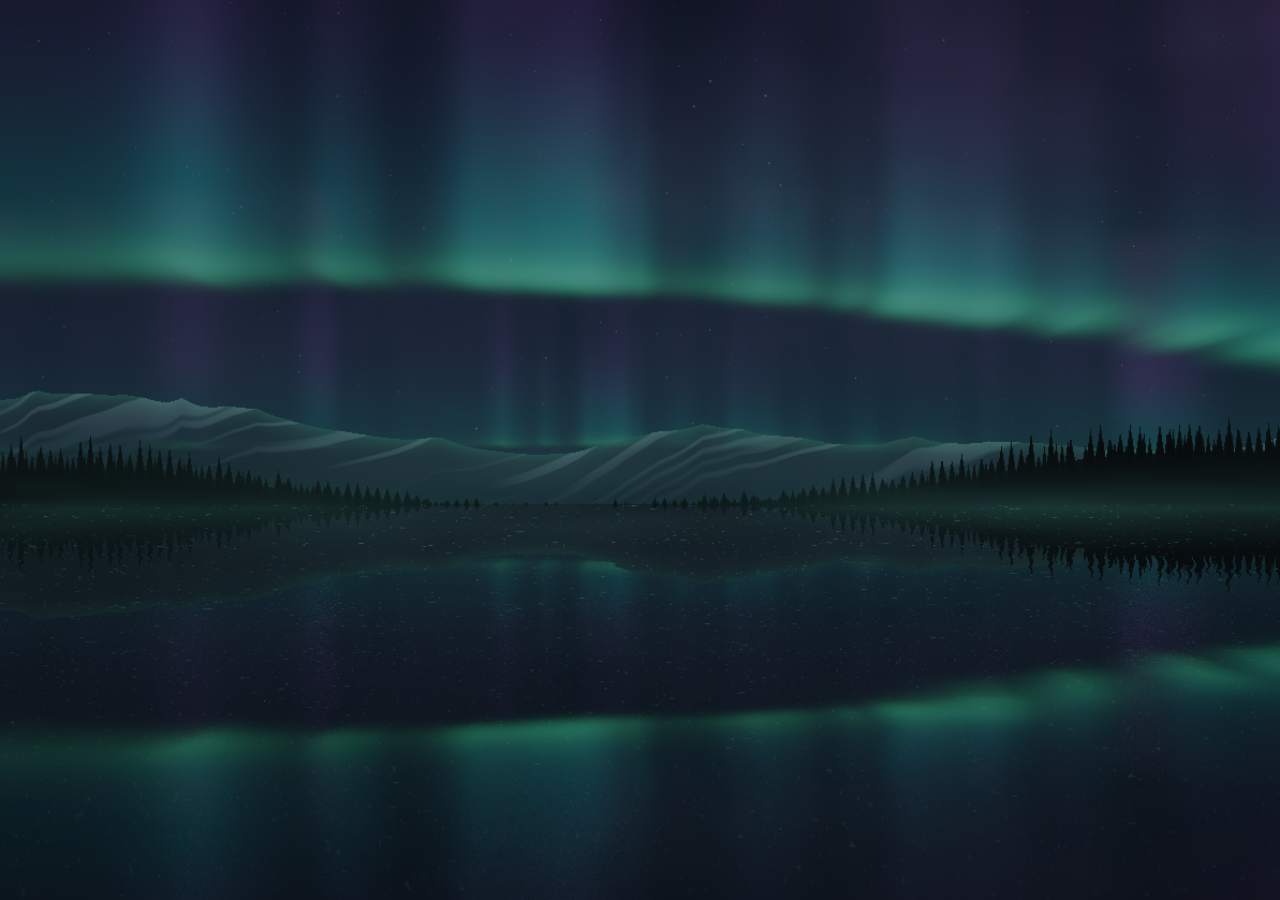
<file: App/Resources/Aurora/index.html>
<!doctype html>
<html lang="en">
<head>
  <meta charset="utf-8">
  <meta name="viewport" content="width=device-width, initial-scale=1">
  <meta http-equiv="Content-Security-Policy" content="default-src 'none'; script-src 'self'; style-src 'self'; img-src data:; connect-src 'none'; base-uri 'none'; form-action 'none'">
  <title>Aurora background</title>
  <link rel="stylesheet" href="style.css">
</head>
<body>
  <canvas id="universe" aria-hidden="true"></canvas>
  <script src="aurora.js"></script>
</body>
</html>
</file>
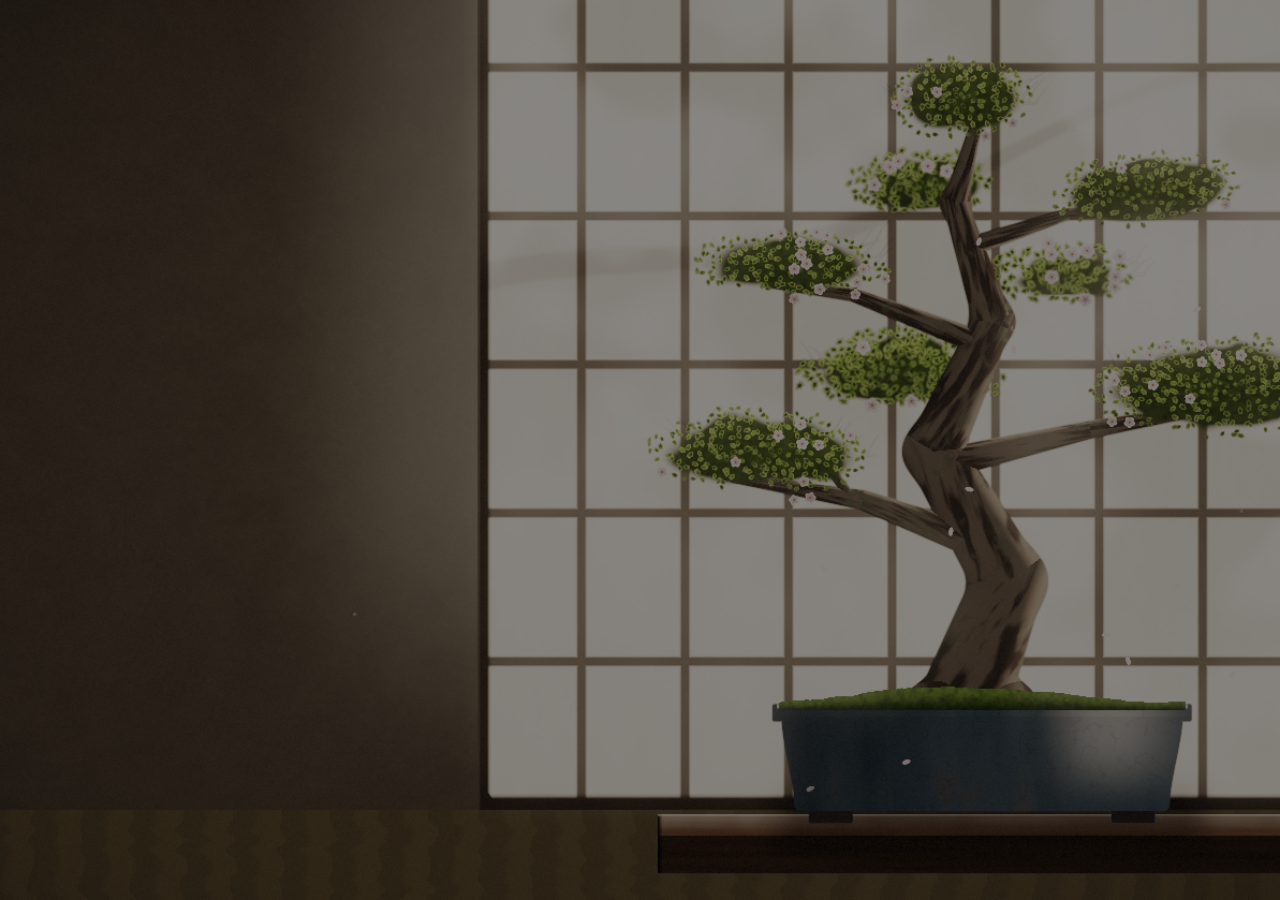
<file: App/Resources/Bonsai/index.html>
<!doctype html>
<html lang="en">
<head>
  <meta charset="utf-8">
  <meta name="viewport" content="width=device-width, initial-scale=1">
  <meta http-equiv="Content-Security-Policy" content="default-src 'none'; script-src 'self'; style-src 'self'; img-src data:; connect-src 'none'; base-uri 'none'; form-action 'none'">
  <title>Bonsai background</title>
  <link rel="stylesheet" href="style.css">
</head>
<body>
  <canvas id="universe" aria-hidden="true"></canvas>
  <script src="bonsai.js"></script>
</body>
</html>
</file>
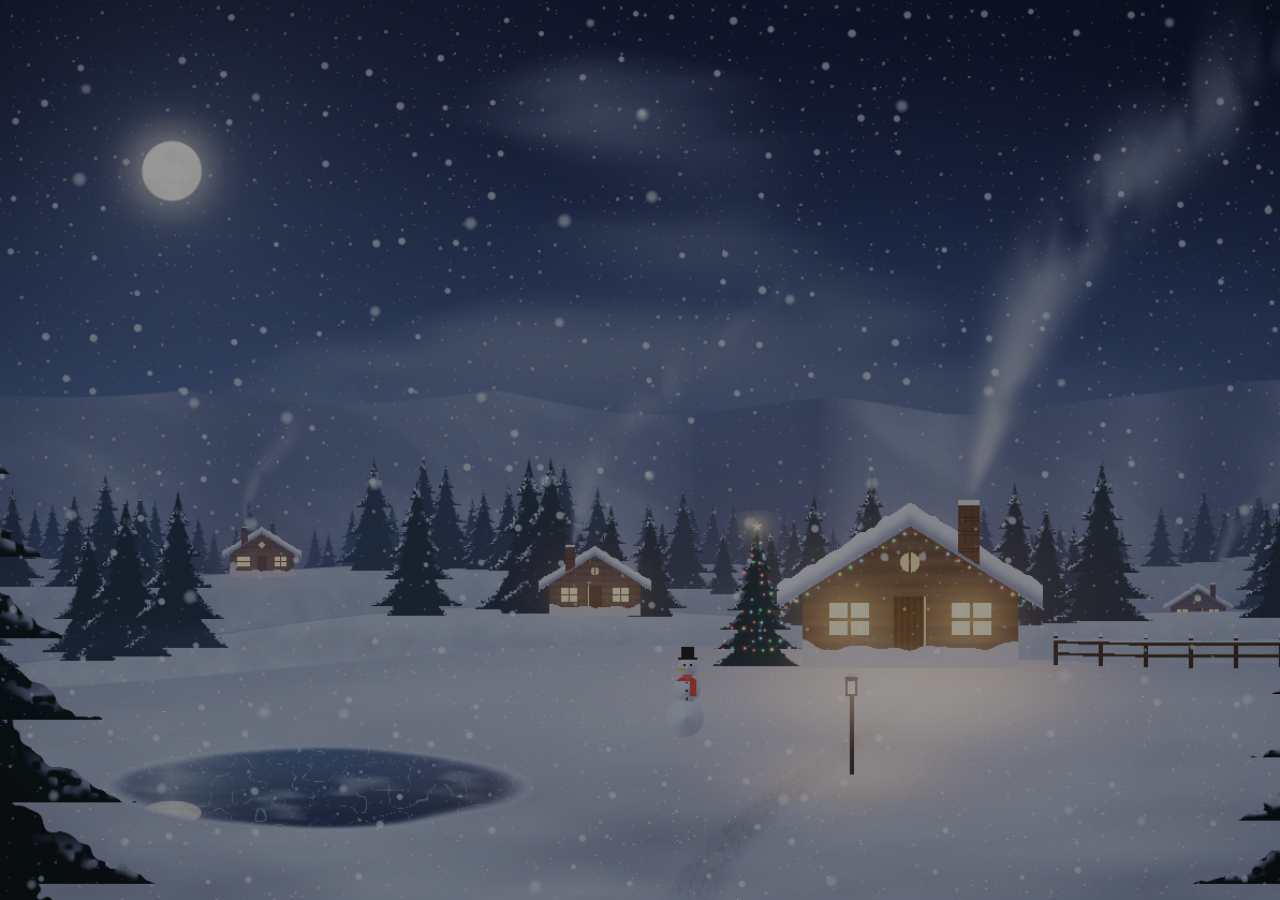
<file: App/Resources/Cabin/index.html>
<!doctype html>
<html lang="en">
<head>
  <meta charset="utf-8">
  <meta name="viewport" content="width=device-width, initial-scale=1">
  <meta http-equiv="Content-Security-Policy" content="default-src 'none'; script-src 'self'; style-src 'self'; img-src data:; connect-src 'none'; base-uri 'none'; form-action 'none'">
  <title>Snowy cabin background</title>
  <link rel="stylesheet" href="style.css">
</head>
<body>
  <canvas id="universe" aria-hidden="true"></canvas>
  <script src="cabin.js"></script>
</body>
</html>
</file>
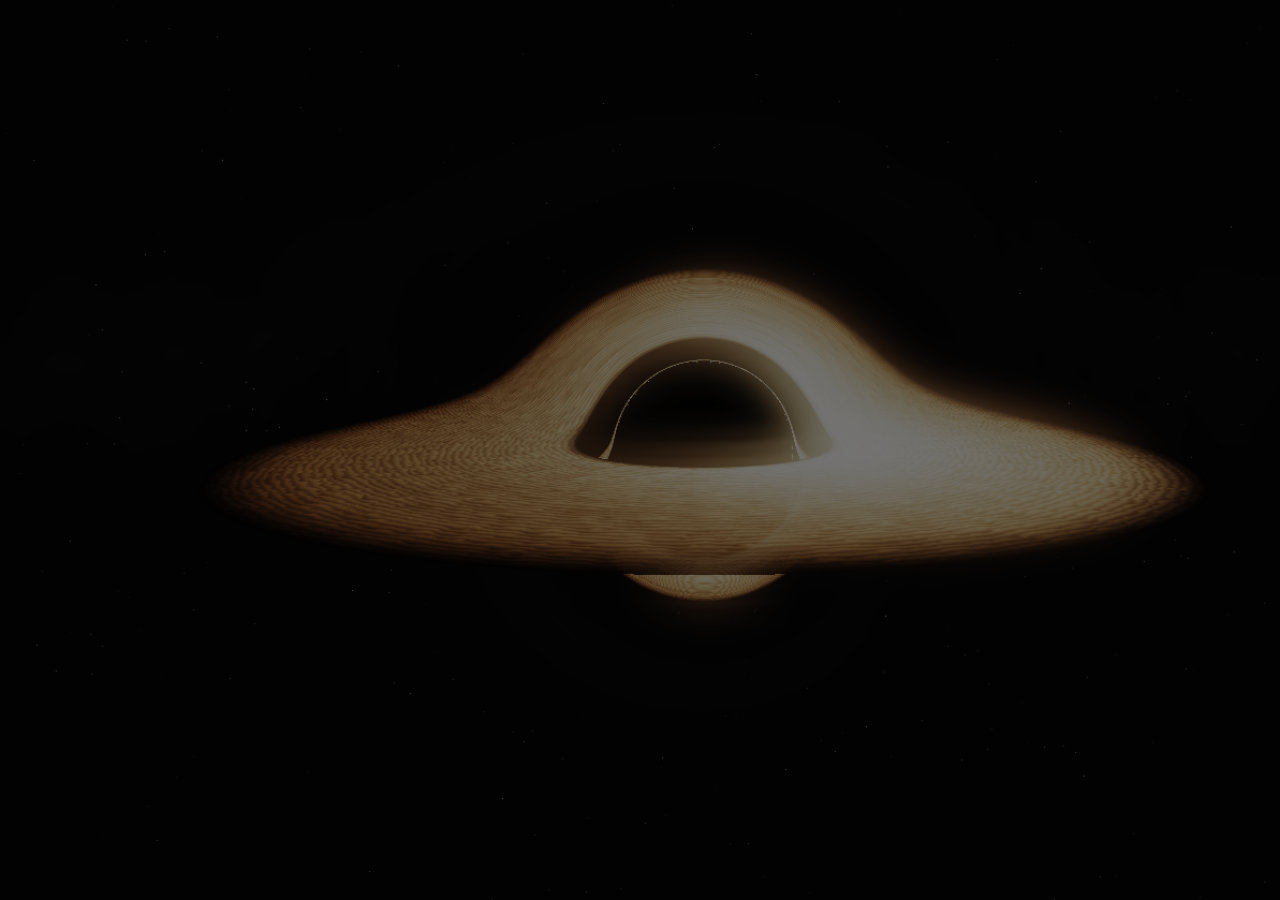
<file: App/Resources/Gargantua/index.html>
<!doctype html>
<html lang="en">
<head>
  <meta charset="utf-8">
  <meta name="viewport" content="width=device-width, initial-scale=1">
  <meta http-equiv="Content-Security-Policy" content="default-src 'none'; script-src 'self'; style-src 'self'; img-src data:; connect-src 'none'; base-uri 'none'; form-action 'none'">
  <title>Gargantua background</title>
  <link rel="stylesheet" href="style.css">
</head>
<body>
  <canvas id="universe" aria-hidden="true"></canvas>
  <script src="gargantua.js"></script>
</body>
</html>
</file>
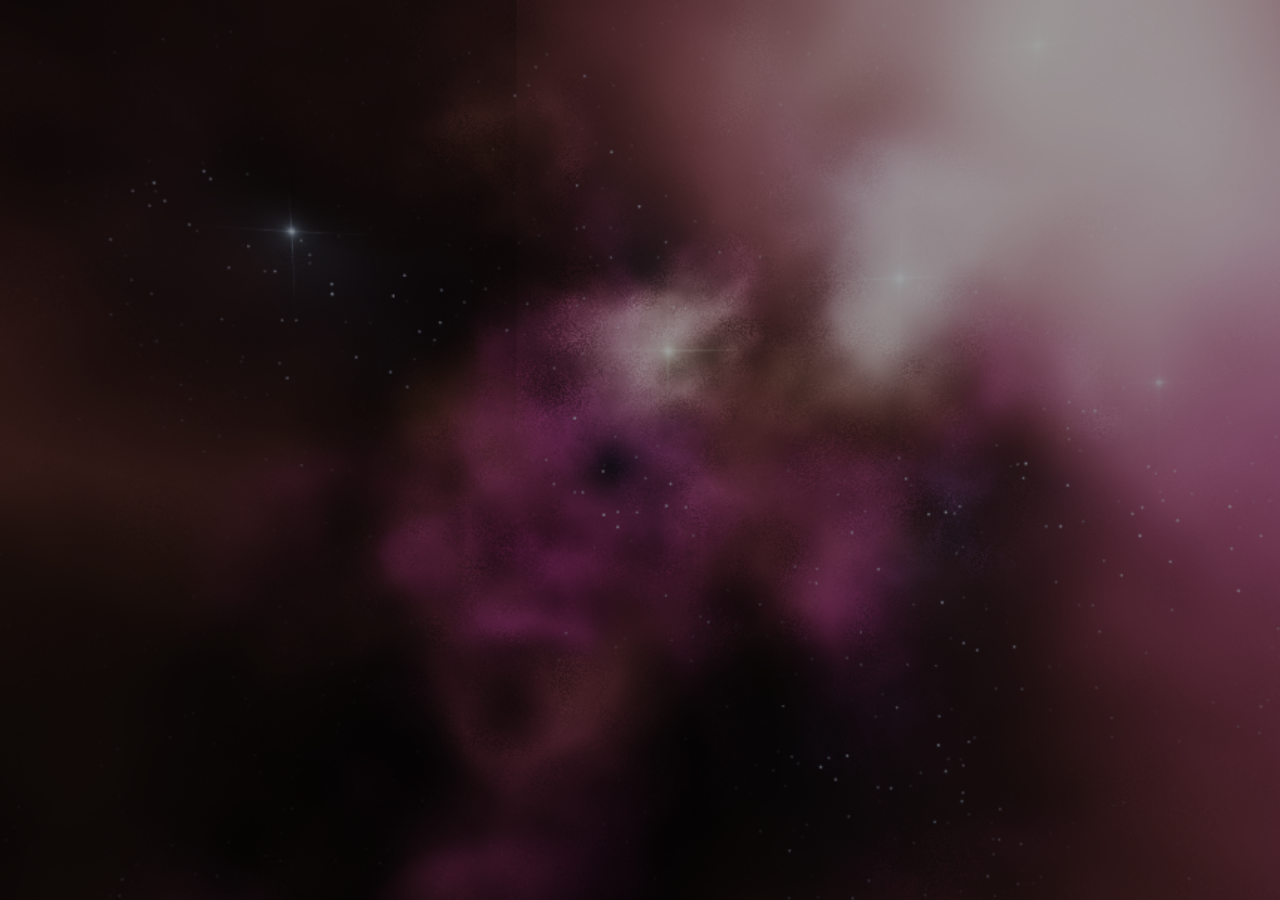
<file: App/Resources/Nebula/index.html>
<!doctype html>
<html lang="en">
<head>
  <meta charset="utf-8">
  <meta name="viewport" content="width=device-width, initial-scale=1">
  <meta http-equiv="Content-Security-Policy" content="default-src 'none'; script-src 'self'; style-src 'self'; img-src data:; connect-src 'none'; base-uri 'none'; form-action 'none'">
  <title>Nebula background</title>
  <link rel="stylesheet" href="style.css">
</head>
<body>
  <canvas id="universe" aria-hidden="true"></canvas>
  <script src="nebula.js"></script>
</body>
</html>
</file>
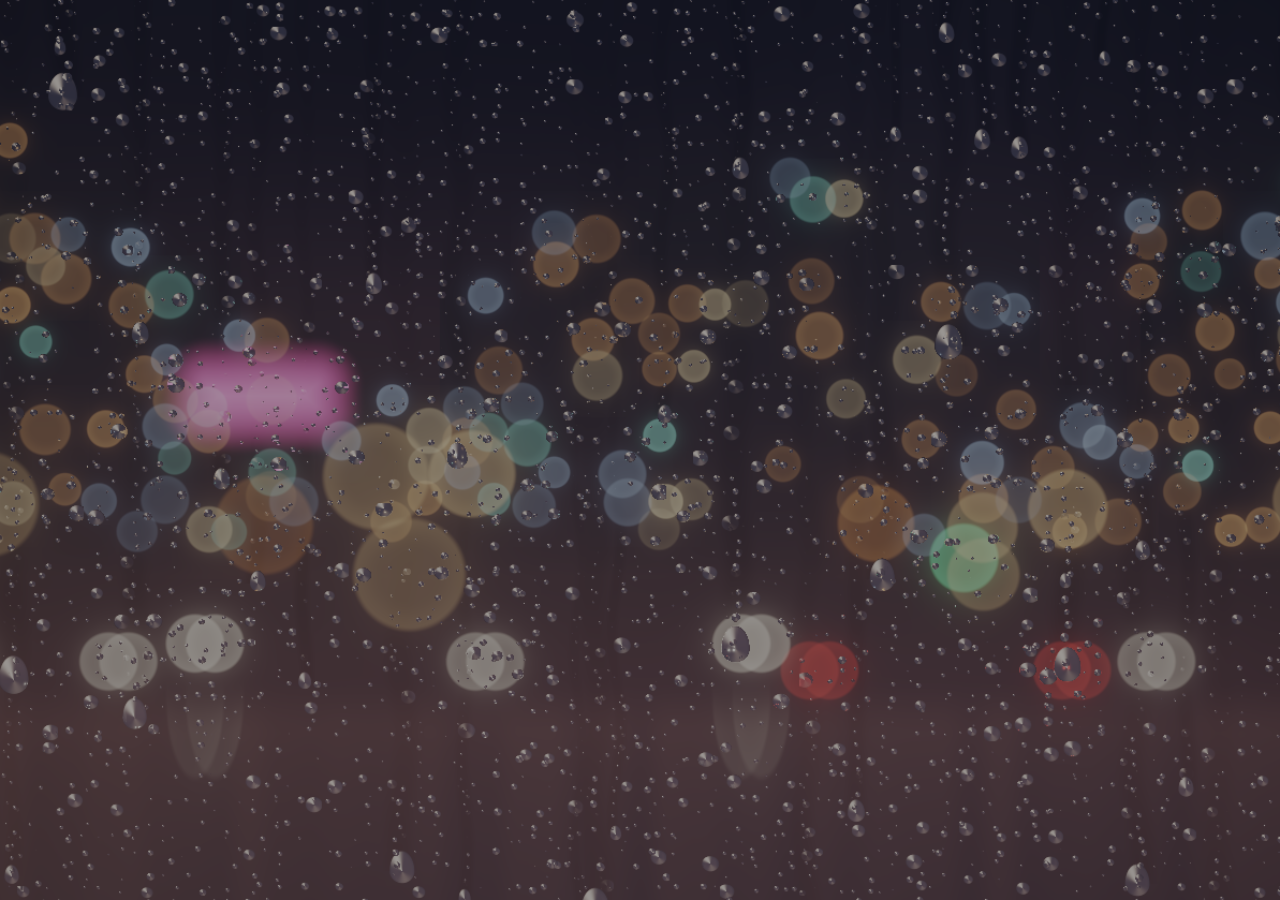
<file: App/Resources/Rain/index.html>
<!doctype html>
<html lang="en">
<head>
  <meta charset="utf-8">
  <meta name="viewport" content="width=device-width, initial-scale=1">
  <meta http-equiv="Content-Security-Policy" content="default-src 'none'; script-src 'self'; style-src 'self'; img-src data:; connect-src 'none'; base-uri 'none'; form-action 'none'">
  <title>Rainy window background</title>
  <link rel="stylesheet" href="style.css">
</head>
<body>
  <canvas id="universe" aria-hidden="true"></canvas>
  <script src="rain.js"></script>
</body>
</html>
</file>
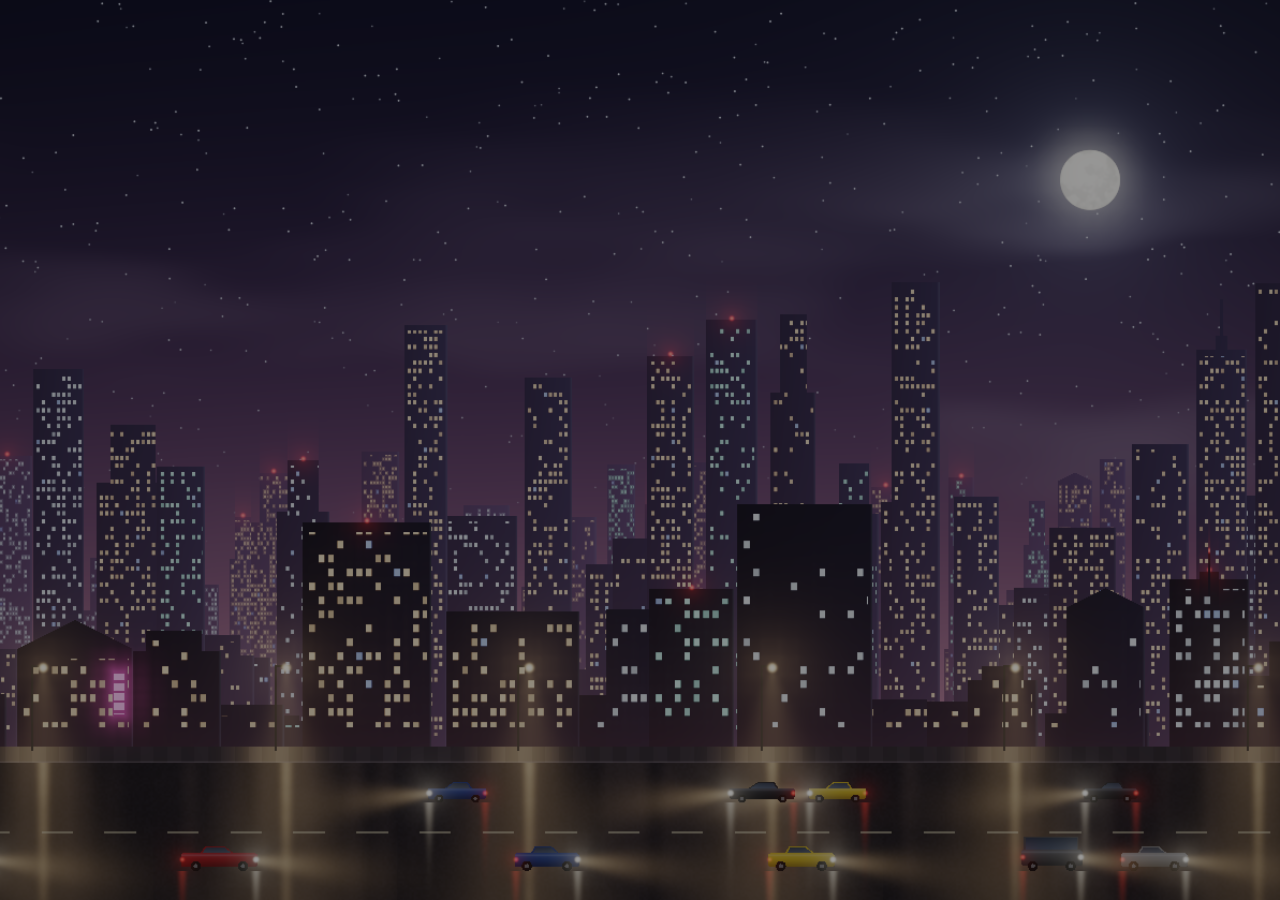
<file: App/Resources/Skyline/index.html>
<!doctype html>
<html lang="en">
<head>
  <meta charset="utf-8">
  <meta name="viewport" content="width=device-width, initial-scale=1">
  <meta http-equiv="Content-Security-Policy" content="default-src 'none'; script-src 'self'; style-src 'self'; img-src data:; connect-src 'none'; base-uri 'none'; form-action 'none'">
  <title>Skyline background</title>
  <link rel="stylesheet" href="style.css">
</head>
<body>
  <canvas id="universe" aria-hidden="true"></canvas>
  <script src="skyline.js"></script>
</body>
</html>
</file>
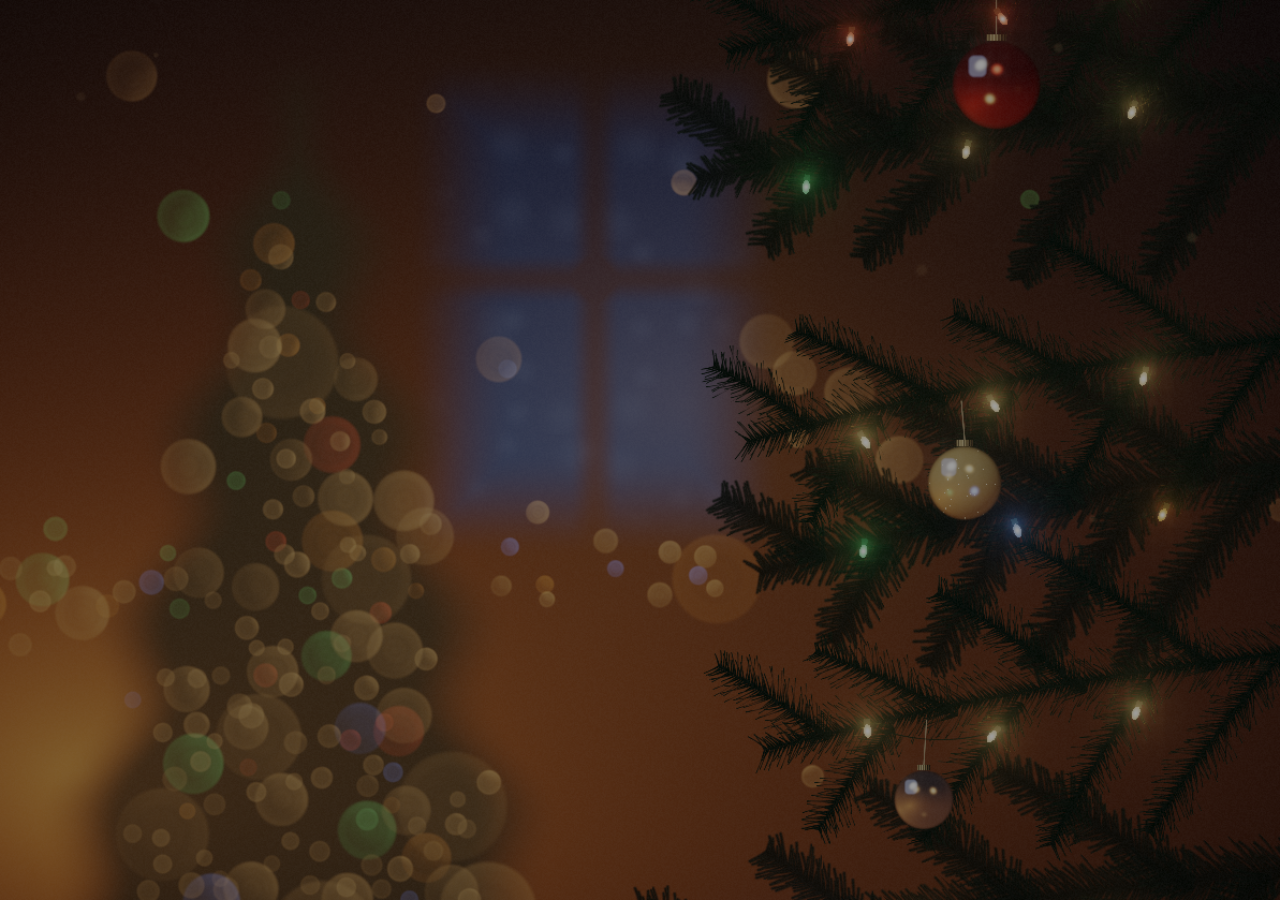
<file: App/Resources/Xmas/index.html>
<!doctype html>
<html lang="en">
<head>
  <meta charset="utf-8">
  <meta name="viewport" content="width=device-width, initial-scale=1">
  <meta http-equiv="Content-Security-Policy" content="default-src 'none'; script-src 'self'; style-src 'self'; img-src data:; connect-src 'none'; base-uri 'none'; form-action 'none'">
  <title>Christmas background</title>
  <link rel="stylesheet" href="style.css">
</head>
<body>
  <canvas id="universe" aria-hidden="true"></canvas>
  <script src="xmas.js"></script>
</body>
</html>
</file>
<file: App/Resources/Aurora/style.css>
:root { color-scheme: dark; }
html, body { margin: 0; width: 100%; height: 100%; background: #01040a; overflow: hidden; }
#universe { position: fixed; inset: 0; width: 100%; height: 100%; pointer-events: none; }
</file>
<file: App/Resources/Bonsai/style.css>
:root { color-scheme: dark; }
html, body { margin: 0; width: 100%; height: 100%; background: #0c0907; overflow: hidden; }
#universe { position: fixed; inset: 0; width: 100%; height: 100%; pointer-events: none; }
</file>
<file: App/Resources/Cabin/style.css>
:root { color-scheme: dark; }
html, body { margin: 0; width: 100%; height: 100%; background: #05070f; overflow: hidden; }
#universe { position: fixed; inset: 0; width: 100%; height: 100%; pointer-events: none; }
</file>
<file: App/Resources/Gargantua/style.css>
:root { color-scheme: dark; }
html, body { margin: 0; width: 100%; height: 100%; background: #020205; overflow: hidden; }
#universe { position: fixed; inset: 0; width: 100%; height: 100%; pointer-events: none; }
</file>
<file: App/Resources/Nebula/style.css>
:root { color-scheme: dark; }
html, body { margin: 0; width: 100%; height: 100%; background: #030308; overflow: hidden; }
#universe { position: fixed; inset: 0; width: 100%; height: 100%; pointer-events: none; }
</file>
<file: App/Resources/Rain/style.css>
:root { color-scheme: dark; }
html, body { margin: 0; width: 100%; height: 100%; background: #05050a; overflow: hidden; }
#universe { position: fixed; inset: 0; width: 100%; height: 100%; pointer-events: none; }
</file>
<file: App/Resources/Skyline/style.css>
:root { color-scheme: dark; }
html, body { margin: 0; width: 100%; height: 100%; background: #04040c; overflow: hidden; }
#universe { position: fixed; inset: 0; width: 100%; height: 100%; pointer-events: none; }
</file>
<file: App/Resources/Xmas/style.css>
:root { color-scheme: dark; }
html, body { margin: 0; width: 100%; height: 100%; background: #0a0404; overflow: hidden; }
#universe { position: fixed; inset: 0; width: 100%; height: 100%; pointer-events: none; }
</file>
